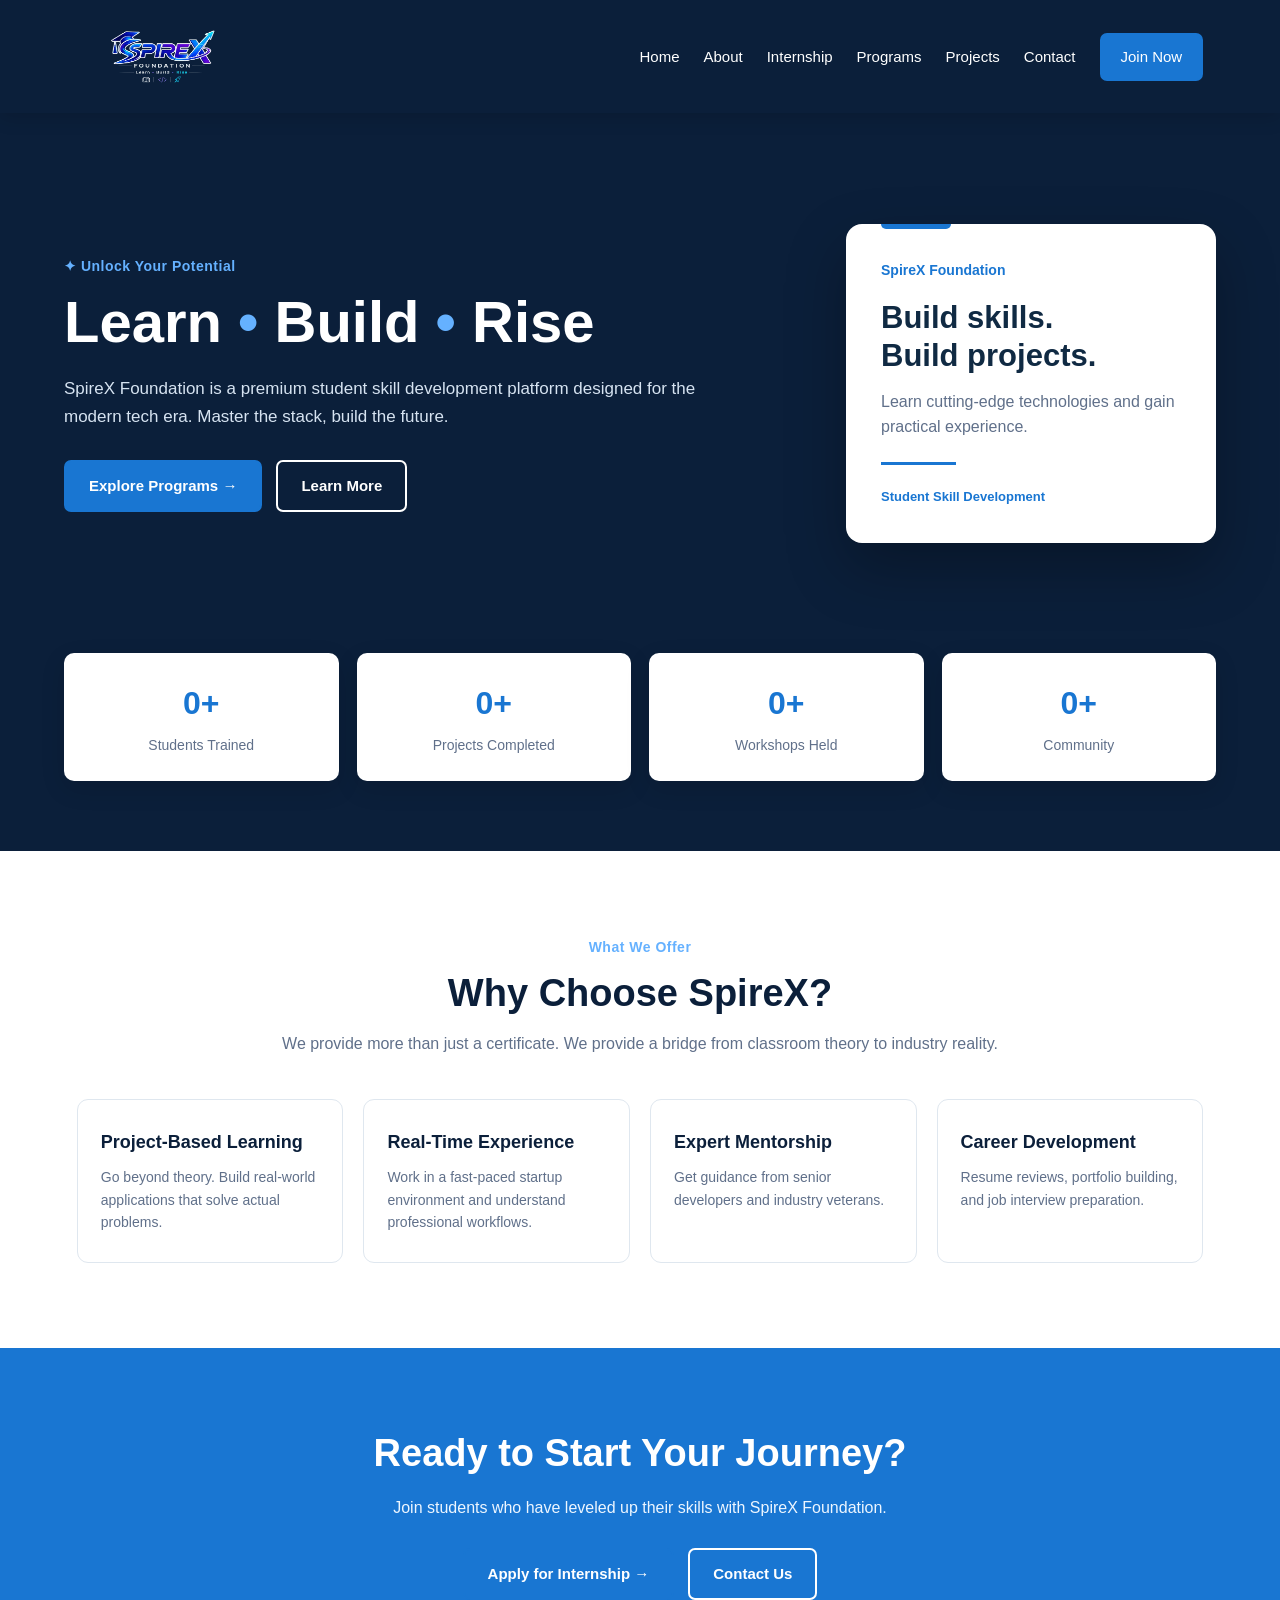
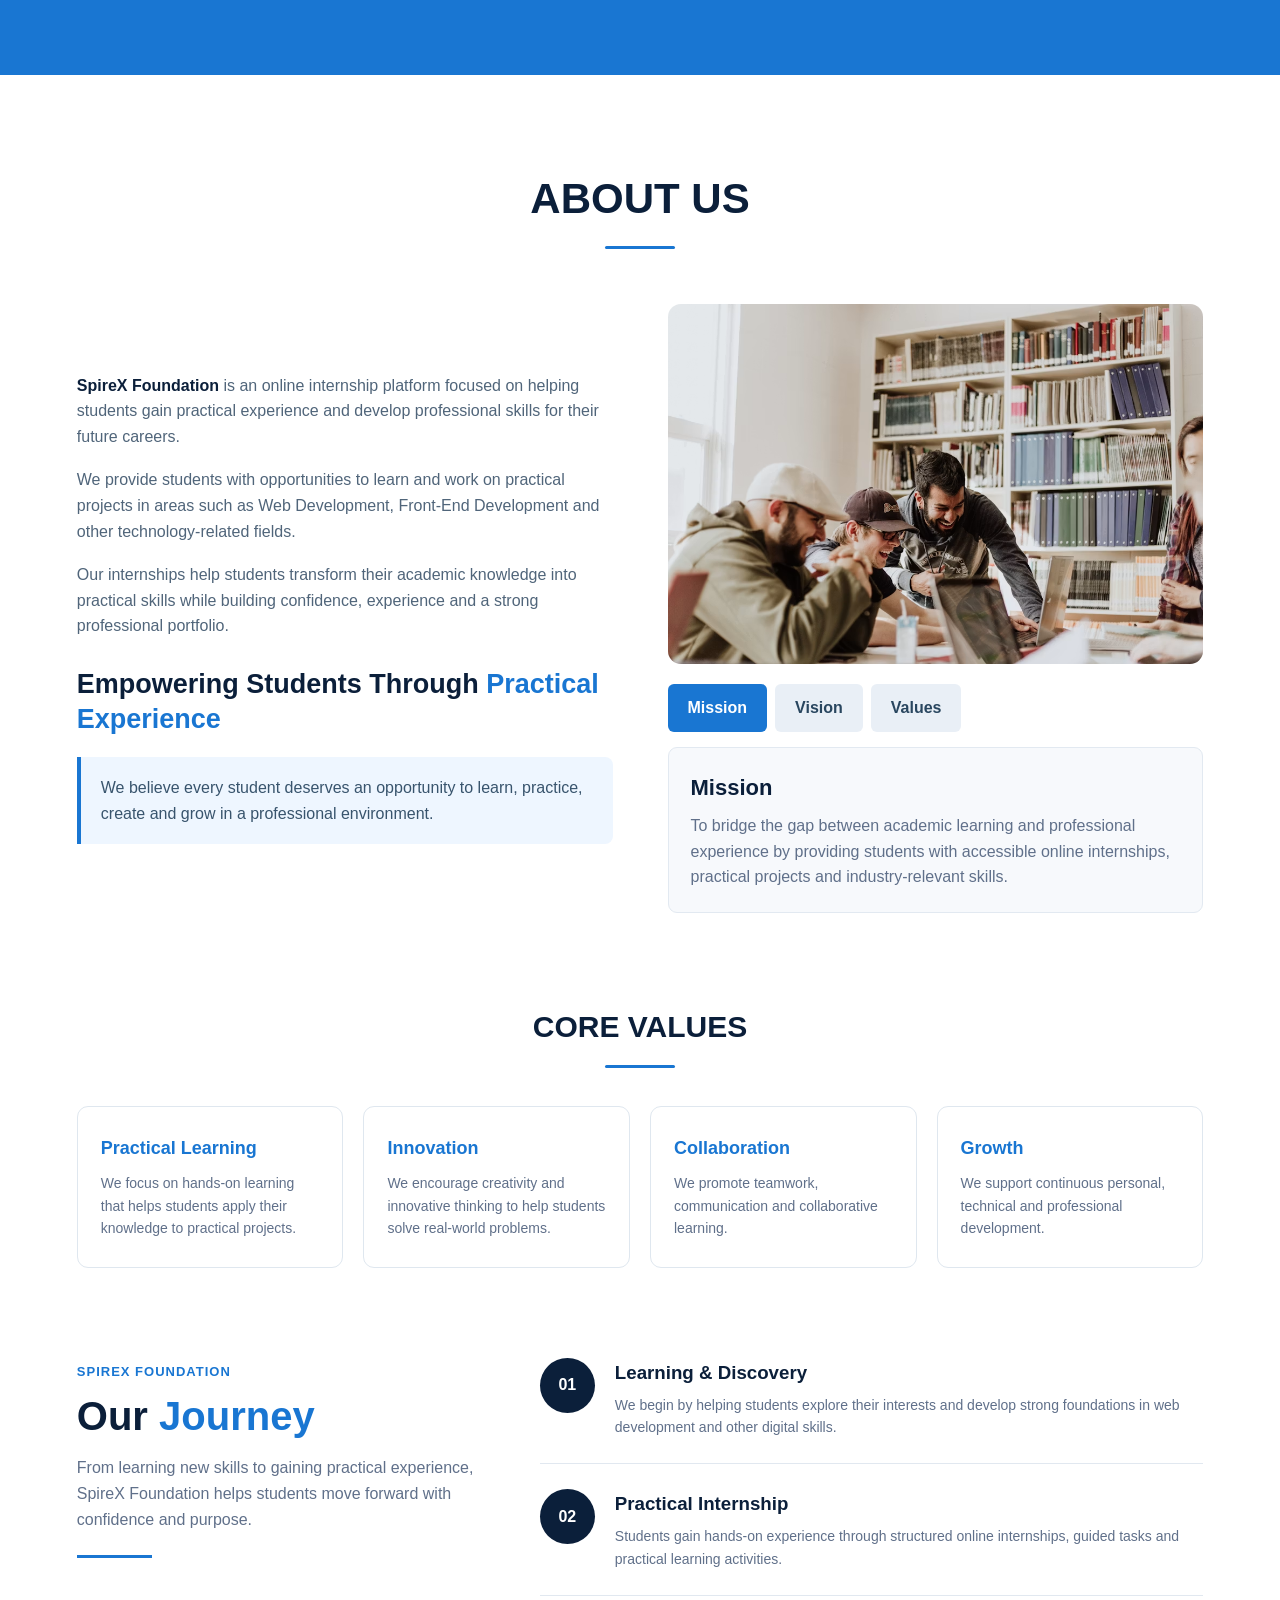
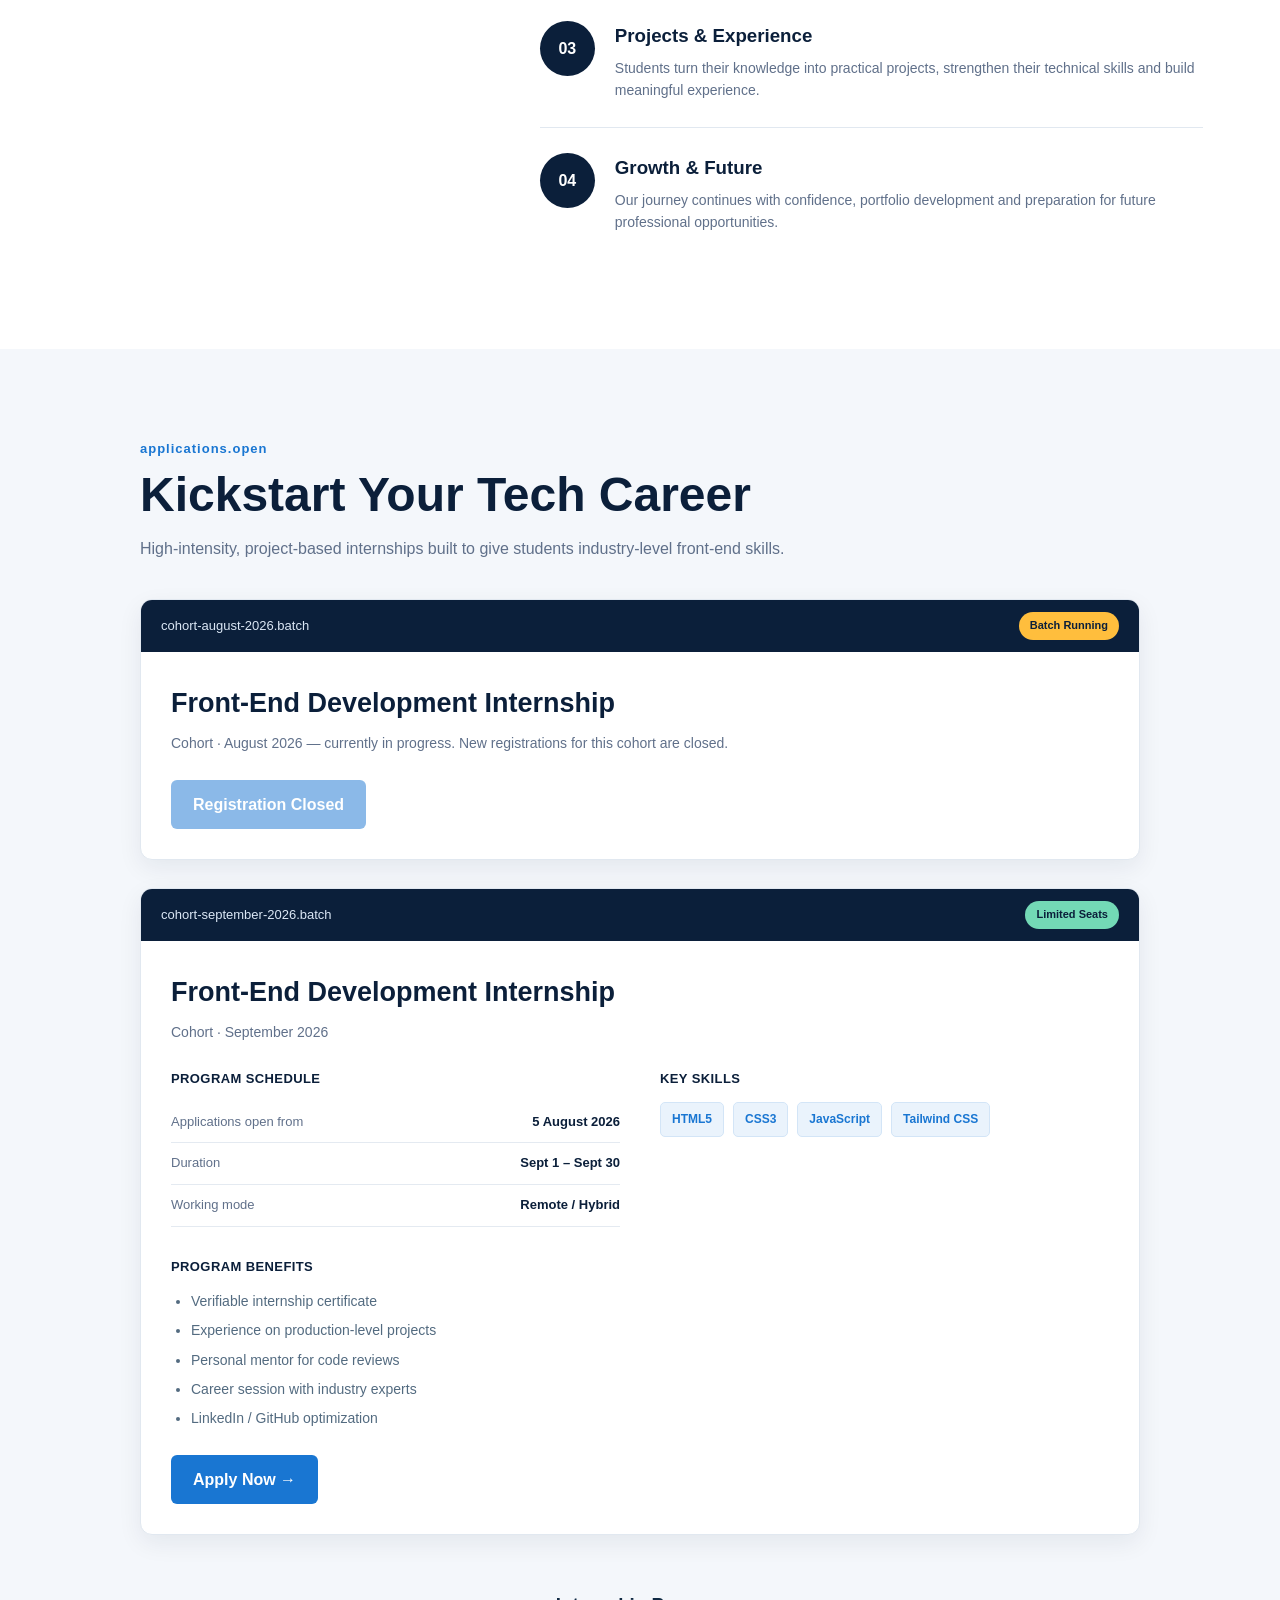
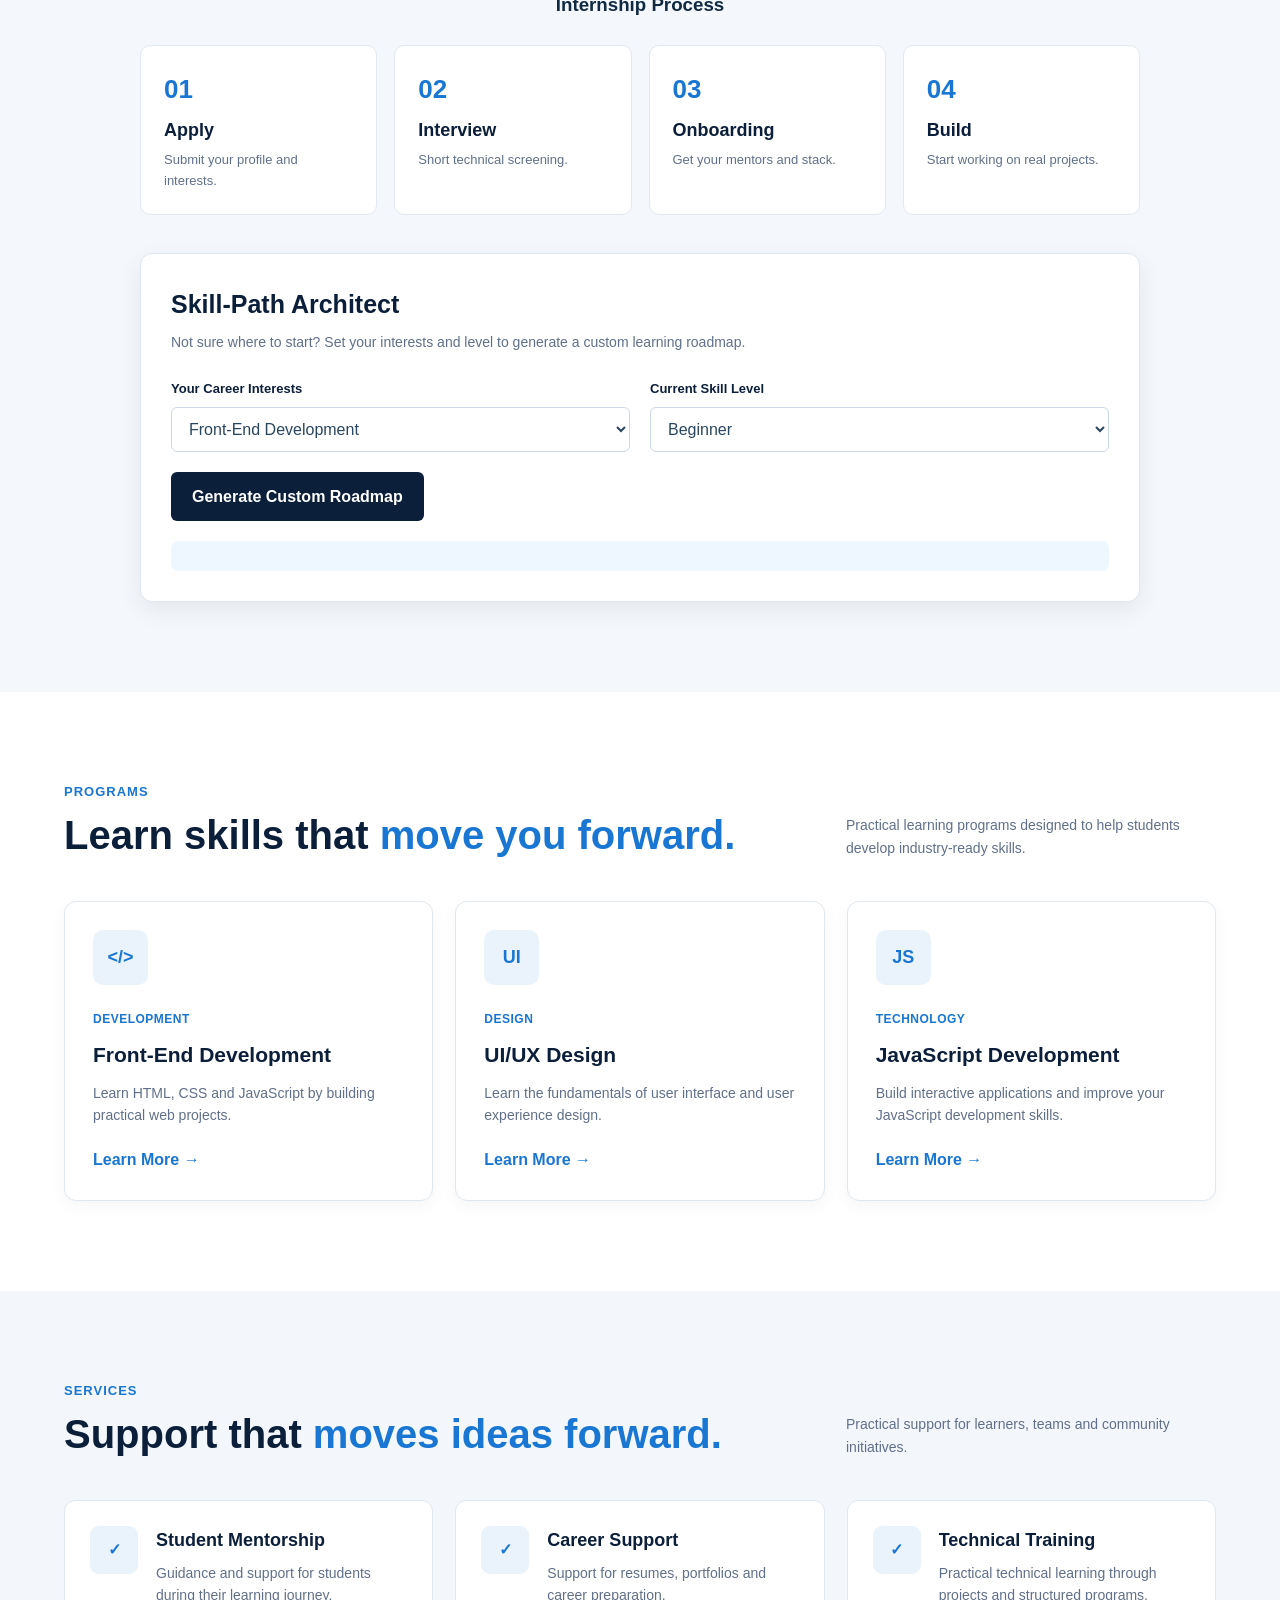
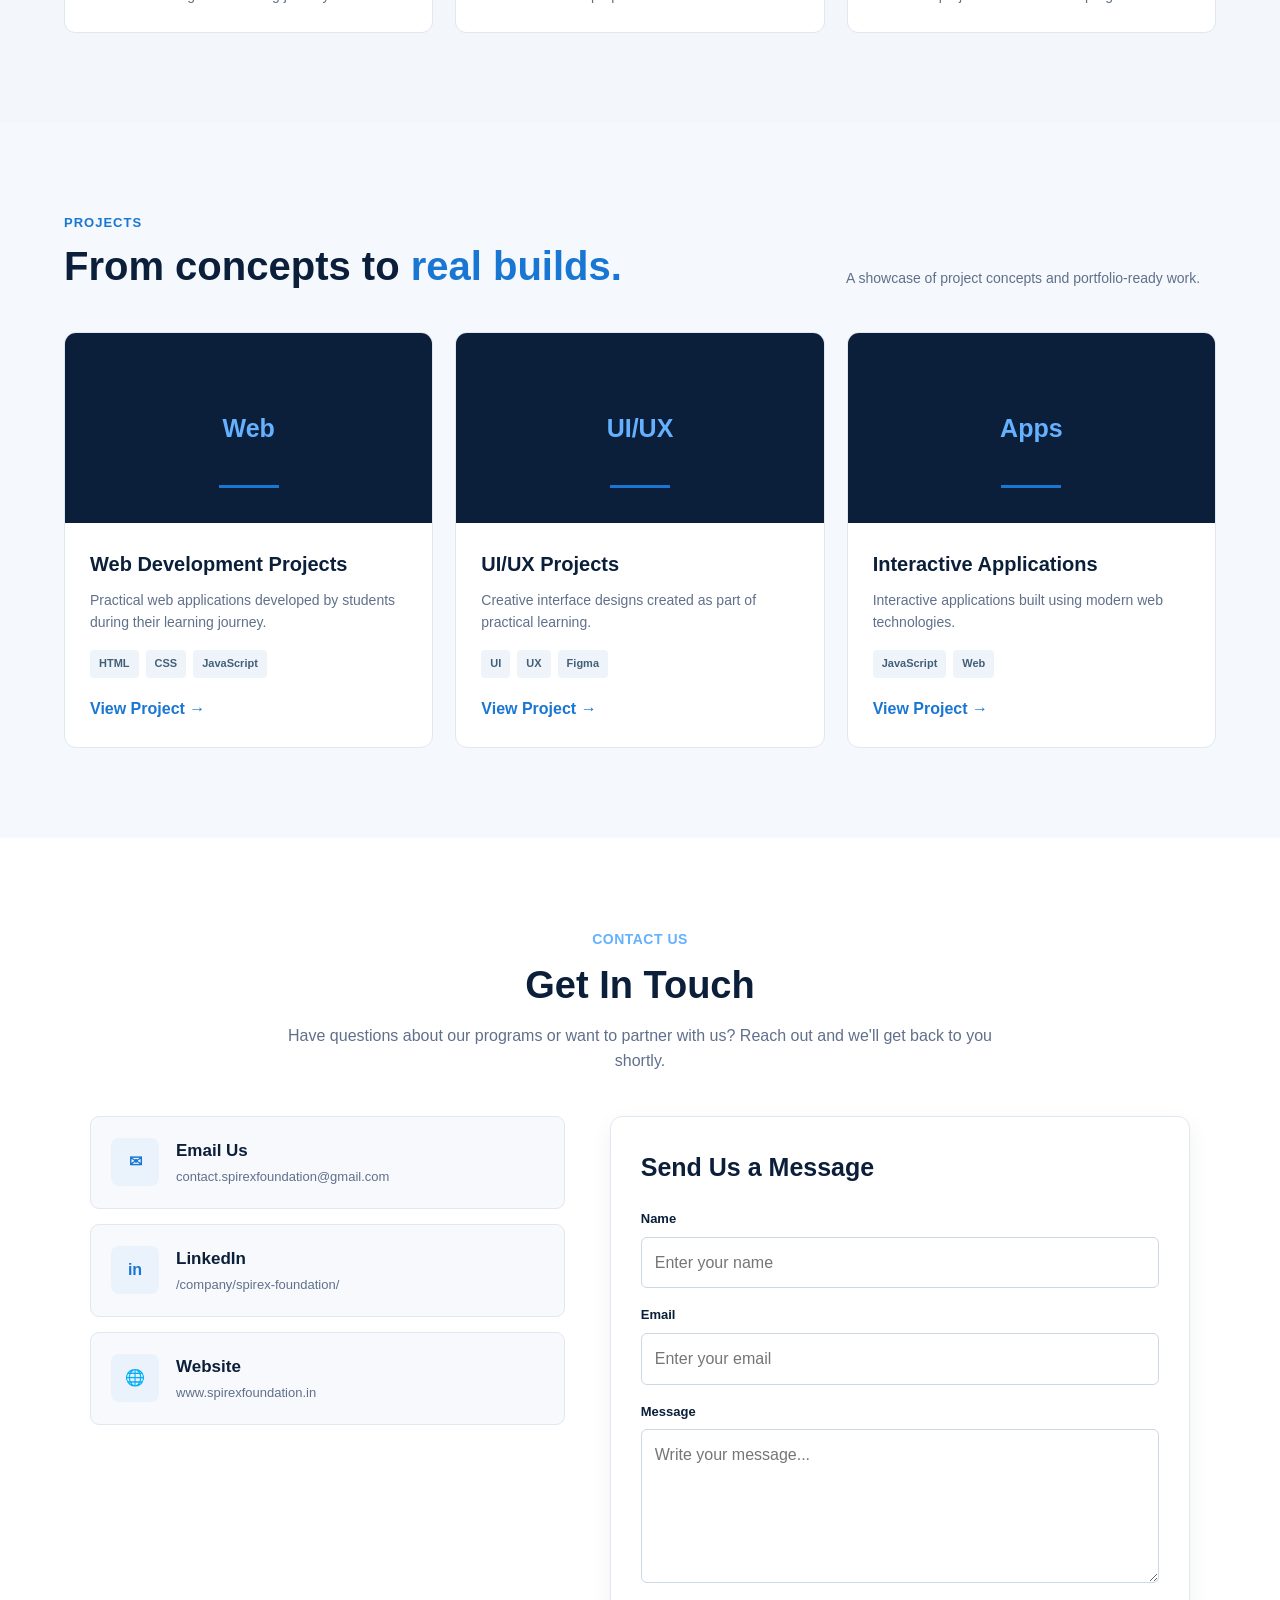
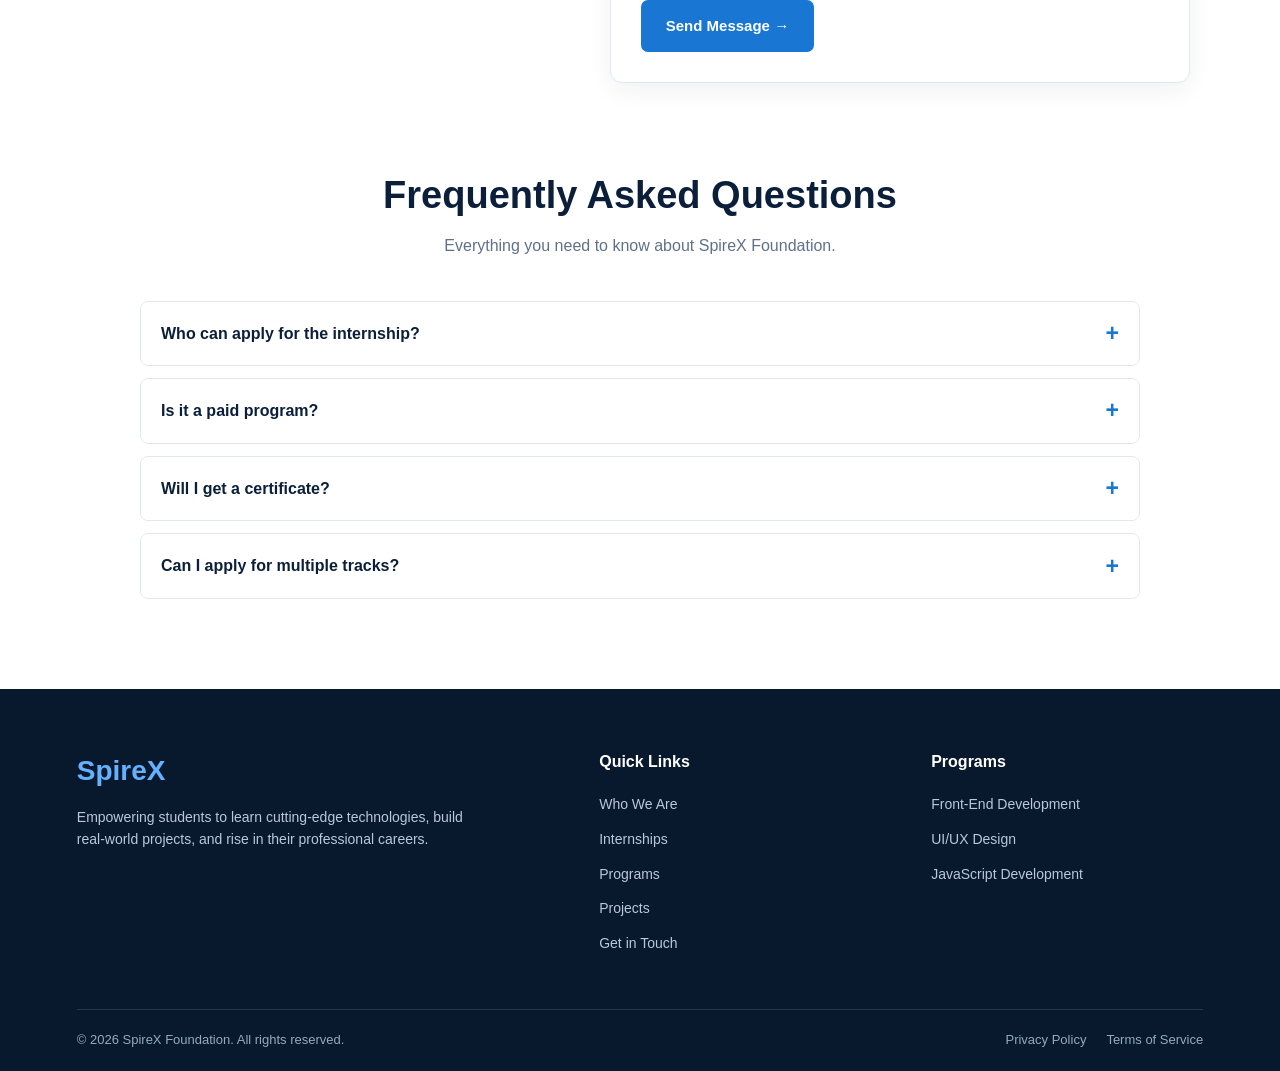
<file: index.html>
<!DOCTYPE html>
<html lang="en">
<head>
    <meta charset="UTF-8">
    <meta name="viewport" content="width=device-width, initial-scale=1.0">
    <title>SpireX Foundation</title>
    <link rel="stylesheet" href="style.css">
</head>
<body>
    <!--NAVBAR  -->
    <header class="navbar">
        <div class="logo">
            <a href="#home">
                <img src="images/logo.png" alt="SpireX Foundation Logo" class="logo-img">
            </a>
        </div>
        <button class="nav-toggle" id="navToggle" aria-label="Toggle navigation">
            <span></span>
            <span></span>
            <span></span>
        </button>
        <nav class="nav-menu" id="navMenu">
            <a href="#home">Home</a>
            <a href="#about">About</a>
            <a href="#internship">Internship</a>
            <a href="#programs">Programs</a>
            <a href="#projects">Projects</a>
            <a href="#contact">Contact</a>
            <a href="#internship" class="btn primary-btn nav-btn">Join Now</a>
        </nav>
    </header>
    <!-- HOME-->
    <section id="home" class="home-section">
        <!-- HERO -->
        <div class="hero">
            <div class="hero-content">
                <p class="hero-small">
                    ✦ Unlock Your Potential
                </p>
                <h1>
                    Learn <span>•</span> Build <span>•</span> Rise
                </h1>
                <p class="hero-text">
                    SpireX Foundation is a premium student skill
                    development platform designed for the modern
                    tech era. Master the stack, build the future.
                </p>
                <div class="hero-buttons">
                    <a href="#programs" class="btn primary-btn" >
                        Explore Programs →
                    </a>
                    <a href="#about" class="btn secondary-btn">
                        Learn More
                    </a>
                </div>
            </div>
            <div class="hero-card">
                <div class="card-top">
                    SpireX Foundation
                </div>
                <h2>
                    Build skills.<br>
                    Build projects.
                </h2>
                <p>
                    Learn cutting-edge technologies and gain
                    practical experience.
                </p>
                <div class="mini-line"></div>
                <p class="card-note">
                    Student Skill Development
                </p>
            </div>
        </div>
        <!-- STATS -->
        <div class="stats">
            <div class="stat-box">
                <h3>0+</h3>
                <p>Students Trained</p>
            </div>
            <div class="stat-box">
                <h3>0+</h3>
                <p>Projects Completed</p>
            </div>
            <div class="stat-box">
                <h3>0+</h3>
                <p>Workshops Held</p>
            </div>
            <div class="stat-box">
                <h3>0+</h3>
                <p>Community</p>
            </div>
        </div>
        <!-- WHY CHOOSE SPIREX -->
        <div class="why-section">
            <div class="section-heading">
                <p class="hero-small">
                    What We Offer
                </p>
                <h2>
                    Why Choose SpireX?
                </h2>
                <p>
                    We provide more than just a certificate.
                    We provide a bridge from classroom theory
                    to industry reality.
                </p>
            </div>
            <div class="feature-grid">
                <div class="feature-card">
                    <h3>
                        Project-Based Learning
                    </h3>
                    <p>
                        Go beyond theory. Build real-world
                        applications that solve actual problems.
                    </p>
                </div>
                <div class="feature-card">
                    <h3>
                        Real-Time Experience
                    </h3>
                    <p>
                        Work in a fast-paced startup environment
                        and understand professional workflows.
                    </p>
                </div>
                <div class="feature-card">
                    <h3>
                        Expert Mentorship
                    </h3>
                    <p>
                        Get guidance from senior developers
                        and industry veterans.
                    </p>
                </div>
                <div class="feature-card">
                    <h3>
                        Career Development
                    </h3>
                    <p>
                        Resume reviews, portfolio building,
                        and job interview preparation.
                    </p>
                </div>
            </div>
        </div>
        <!-- CTA -->
        <div class="cta-section">
            <h2>
                Ready to Start Your Journey?
            </h2>
            <p>
                Join students who have leveled up their skills
                with SpireX Foundation.
            </p>
            <div class="hero-buttons">
                <a href="#internship" class="btn primary-btn" >
                    Apply for Internship →
                </a>
                <a href="#contact" class="btn secondary-btn" >
                    Contact Us
                </a>
            </div>
        </div>
    </section>
    <!-- ================= ABOUT ================= -->
    <section id="about" class="about-page">
        <div class="about-container">
            <div class="about-title">
                <h1>
                    ABOUT US
                </h1>
                <div class="title-line"></div>
            </div>
            <div class="about-main">
                <!-- LEFT -->
                <div class="about-text">
                    <p>
                        <strong>SpireX Foundation</strong> is an
                        online internship platform focused on helping
                        students gain practical experience and develop
                        professional skills for their future careers.
                    </p>
                    <p>
                        We provide students with opportunities to learn
                        and work on practical projects in areas such as
                        Web Development, Front-End Development and other
                        technology-related fields.
                    </p>
                    <p>
                        Our internships help students transform their
                        academic knowledge into practical skills while
                        building confidence, experience and a strong
                        professional portfolio.
                    </p>
                    <h2>
                        Empowering Students Through
                        <span>Practical Experience</span>
                    </h2>
                    <div class="about-highlight">
                        <p>
                            We believe every student deserves an
                            opportunity to learn, practice, create
                            and grow in a professional environment.
                        </p>
                    </div>
                </div>
                <!-- RIGHT -->
                <div class="about-right">
                    <div class="about-image">
                        <img src="images/about.avif" alt="Students learning together" >
                    </div>
                    <!-- TABS -->
                    <div class="info-tabs">
                        <button class="tab active" data-target="mission" >
                            Mission
                        </button>
                        <button class="tab" data-target="vision" >
                            Vision
                        </button>
                        <button class="tab" data-target="values">
                            Values
                        </button>
                    </div>
                    <div class="info-content">
                        <div class="tab-content active" id="mission">
                            <h2>
                                Mission
                            </h2>
                            <p>
                                To bridge the gap between academic
                                learning and professional experience
                                by providing students with accessible
                                online internships, practical projects
                                and industry-relevant skills.
                            </p>
                        </div>
                        <div class="tab-content" id="vision">
                            <h2>
                                Vision
                            </h2>
                            <p>
                                To create a learning environment where
                                students can develop their abilities,
                                gain confidence and become skilled,
                                future-ready professionals.
                            </p>
                        </div>
                        <div class="tab-content" id="values">
                            <h2>
                                Core Values
                            </h2>
                            <p>
                                Practical learning, innovation,
                                collaboration, continuous growth and
                                creating meaningful opportunities for
                                students are at the heart of SpireX
                                Foundation.
                            </p>
                        </div>
                    </div>
                </div>
            </div>
            <!-- CORE VALUES -->
            <div class="values-section">
                <div class="values-heading">
                    <h2>
                        CORE VALUES
                    </h2>
                    <div class="title-line"></div>
                </div>
                <div class="values-grid">
                    <div class="value-card">
                        <h3>
                            Practical Learning
                        </h3>
                        <p>
                            We focus on hands-on learning that helps
                            students apply their knowledge to practical
                            projects.
                        </p>
                    </div>
                    <div class="value-card">
                        <h3>
                            Innovation
                        </h3>
                        <p>
                            We encourage creativity and innovative
                            thinking to help students solve
                            real-world problems.
                        </p>
                    </div>
                    <div class="value-card">
                        <h3>
                            Collaboration
                        </h3>
                        <p>
                            We promote teamwork, communication and
                            collaborative learning.
                        </p>
                    </div>
                    <div class="value-card">
                        <h3>
                            Growth
                        </h3>
                        <p>
                            We support continuous personal,
                            technical and professional development.
                        </p>
                    </div>
                </div>
            </div>
            <!-- JOURNEY -->
            <div class="journey-section">
                <div class="journey-wrapper">
                    <div class="journey-intro">
                        <span class="journey-label">
                            SPIREX FOUNDATION
                        </span>
                        <h2>
                            Our <span>Journey</span>
                        </h2>
                        <p>
                            From learning new skills to gaining
                            practical experience, SpireX Foundation
                            helps students move forward with
                            confidence and purpose.
                        </p>
                        <div class="journey-line"></div>
                    </div>
                    <div class="journey-content">
                        <div class="journey-item">
                            <div class="journey-number">
                                01
                            </div>
                            <div class="journey-text">
                                <h3>
                                    Learning & Discovery
                                </h3>
                                <p>
                                    We begin by helping students explore
                                    their interests and develop strong
                                    foundations in web development and
                                    other digital skills.
                                </p>
                            </div>
                        </div>
                        <div class="journey-item">
                            <div class="journey-number">
                                02
                            </div>
                            <div class="journey-text">
                                <h3>
                                    Practical Internship
                                </h3>
                                <p>
                                    Students gain hands-on experience
                                    through structured online internships,
                                    guided tasks and practical learning
                                    activities.
                                </p>
                            </div>
                        </div>
                        <div class="journey-item">
                            <div class="journey-number"> 03</div>
                            <div class="journey-text">
                                <h3>
                                    Projects & Experience
                                </h3>
                                <p>
                                    Students turn their knowledge into
                                    practical projects, strengthen their
                                    technical skills and build meaningful
                                    experience.
                                </p>
                            </div>
                        </div>
                        <div class="journey-item">
                            <div class="journey-number">
                                04
                            </div>
                            <div class="journey-text">
                                <h3>
                                    Growth & Future
                                </h3>
                                <p>
                                    Our journey continues with confidence,
                                    portfolio development and preparation
                                    for future professional opportunities.
                                </p>
                            </div>
                        </div>
                    </div>
                </div>
            </div>
        </div>
    </section>
    <!-- ================= INTERNSHIP ================= -->
    <section id="internship" class="internship-section">
        <div class="wrap">
            <div class="eyebrow">
                applications.open
            </div>
            <h1 class="page-title">
                Kickstart Your Tech Career
            </h1>
            <p class="page-sub">
                High-intensity, project-based internships built to
                give students industry-level front-end skills.
            </p>
            <!-- AUGUST -->
            <div class="cohort-card">
                <div class="tab-bar">
                    <span class="tab-file">
                        cohort-august-2026.batch
                    </span>
                    <span class="status-pill">
                        Batch Running
                    </span>
                </div>
                <div class="cohort-body">
                    <h2 class="cohort-title">
                        Front-End Development Internship
                    </h2>
                    <p class="cohort-meta">
                        Cohort · August 2026 — currently in progress.
                        New registrations for this cohort are closed.
                    </p>
                    <button
                        class="apply-btn"
                        disabled
                    >
                        Registration Closed
                    </button>
                </div>
            </div>
            <!-- SEPTEMBER -->
            <div class="cohort-card">
                <div class="tab-bar">
                    <span class="tab-file">
                        cohort-september-2026.batch
                    </span>
                    <span class="status-pill mint">
                        Limited Seats
                    </span>
                </div>
                <div class="cohort-body">
                    <h2 class="cohort-title">
                        Front-End Development Internship
                    </h2>
                    <p class="cohort-meta">
                        Cohort · September 2026
                    </p>
                    <div class="grid-2">
                        <div>
                            <div class="block-label">
                                Program Schedule
                            </div>
                            <ul class="kv-list">
                                <li>
                                    <span class="k">
                                        Applications open from
                                    </span>
                                    <span class="v">
                                        5 August 2026
                                    </span>
                                </li>
                                <li>
                                    <span class="k">
                                        Duration
                                    </span>
                                    <span class="v">
                                        Sept 1 – Sept 30
                                    </span>
                                </li>
                                <li>
                                    <span class="k">
                                        Working mode
                                    </span>
                                    <span class="v">
                                        Remote / Hybrid
                                    </span>
                                </li>
                            </ul>
                        </div>
                        <div>
                            <div class="block-label">
                                Key Skills
                            </div>
                            <div class="skill-tags">
                                <span>HTML5</span>
                                <span>CSS3</span>
                                <span>JavaScript</span>
                                <span>Tailwind CSS</span>
                            </div>
                        </div>
                    </div>
                    <div class="block-label">
                        Program Benefits
                    </div>
                    <ul class="benefits">
                        <li>
                            Verifiable internship certificate
                        </li>
                        <li>
                            Experience on production-level projects
                        </li>
                        <li>
                            Personal mentor for code reviews
                        </li>
                        <li>
                            Career session with industry experts
                        </li>
                        <li>
                            LinkedIn / GitHub optimization
                        </li>
                    </ul>
                    <a
                        class="apply-btn"
                        href="https://docs.google.com/forms/d/e/1FAIpQLScZku3Xud85baBkie1cdNfyG3kLQzEE1nSwcOOIdwsntfxiDA/viewform?usp=preview"
                        target="_blank"
                        rel="noopener"
                    >
                        Apply Now →
                    </a>
                </div>
            </div>
            <!-- INTERNSHIP PROCESS -->
            <h3 class="section-heading">
                Internship Process
            </h3>
            <div class="process">
                <div class="step">
                    <div class="step-index">
                        01
                    </div>
                    <div class="step-title">
                        Apply
                    </div>
                    <p class="step-desc">
                        Submit your profile and interests.
                    </p>
                </div>
                <div class="step">
                    <div class="step-index">
                        02
                    </div>
                    <div class="step-title">
                        Interview
                    </div>
                    <p class="step-desc">
                        Short technical screening.
                    </p>
                </div>
                <div class="step">
                    <div class="step-index">
                        03
                    </div>
                    <div class="step-title">
                        Onboarding
                    </div>
                    <p class="step-desc">
                        Get your mentors and stack.
                    </p>
                </div>
                <div class="step">
                    <div class="step-index">
                        04
                    </div>
                    <div class="step-title">
                        Build
                    </div>
                    <p class="step-desc">
                        Start working on real projects.
                    </p>
                </div>
            </div>
            <!-- ROADMAP -->
            <div class="roadmap-card">
                <div class="roadmap-title">
                    Skill-Path Architect
                </div>
                <p class="roadmap-sub">
                    Not sure where to start? Set your interests
                    and level to generate a custom learning roadmap.
                </p>
                <div class="roadmap-form">
                    <div class="field">
                        <label for="interest">
                            Your Career Interests
                        </label>
                        <select id="interest">
                            <option>
                                Front-End Development
                            </option>
                            <option>
                                UI/UX Design
                            </option>
                            <option>
                                Full-Stack Development
                            </option>
                        </select>
                    </div>
                    <div class="field">
                        <label for="level">
                            Current Skill Level
                        </label>
                        <select id="level">
                            <option>
                                Beginner
                            </option>
                            <option>
                                Intermediate
                            </option>
                            <option>
                                Advanced
                            </option>
                        </select>
                    </div>
                </div>
                <button
                    class="generate-btn"
                    onclick="generateRoadmap()"
                >
                    Generate Custom Roadmap
                </button>
                <div
                    class="roadmap-output"
                    id="roadmapOutput"
                ></div>
            </div>
        </div>
    </section>
    <!-- ================= PROGRAMS ================= -->
    <section id="programs" class="programs-section">
        <div class="m5-container">
            <div class="m5-section-head">
                <div>
                    <div class="m5-section-kicker">
                        Programs
                    </div>
                    <h2>
                        Learn skills that
                        <span>move you forward.</span>
                    </h2>
                </div>
                <p>
                    Practical learning programs designed to help
                    students develop industry-ready skills.
                </p>
            </div>
            <div class="m5-program-grid">
                <article class="m5-program-card">
                    <div class="program-icon">
                        &lt;/&gt;
                    </div>
                    <span>
                        Development
                    </span>
                    <h3>
                        Front-End Development
                    </h3>
                    <p>
                        Learn HTML, CSS and JavaScript by building
                        practical web projects.
                    </p>
                    <button type="button">
                        Learn More →
                    </button>
                </article>
                <article class="m5-program-card">
                    <div class="program-icon">
                        UI
                    </div>
                    <span>
                        Design
                    </span>
                    <h3>
                        UI/UX Design
                    </h3>
                    <p>
                        Learn the fundamentals of user interface
                        and user experience design.
                    </p>
                    <button type="button">
                        Learn More →
                    </button>
                </article>
                <article class="m5-program-card">
                    <div class="program-icon">
                        JS
                    </div>
                    <span>
                        Technology
                    </span>
                    <h3>
                        JavaScript Development
                    </h3>
                    <p>
                        Build interactive applications and improve
                        your JavaScript development skills.
                    </p>
                    <button type="button">
                        Learn More →
                    </button>
                </article>
            </div>
        </div>
    </section>
    <!-- ================= SERVICES ================= -->
    <section id="services" class="m5-section m5-tinted">
        <div class="m5-container">
            <div class="m5-section-head">
                <div>
                    <div class="m5-section-kicker">
                        Services
                    </div>
                    <h2>
                        Support that
                        <span>moves ideas forward.</span>
                    </h2>
                </div>
                <p>
                    Practical support for learners, teams and
                    community initiatives.
                </p>
            </div>
            <div class="m5-service-grid">
                <article class="m5-service-card">
                    <div class="m5-service-icon">
                        ✓
                    </div>
                    <div>
                        <h3>
                            Student Mentorship
                        </h3>
                        <p>
                            Guidance and support for students
                            during their learning journey.
                        </p>
                    </div>
                </article>
                <article class="m5-service-card">
                    <div class="m5-service-icon">
                        ✓
                    </div>
                    <div>
                        <h3>
                            Career Support
                        </h3>
                        <p>
                            Support for resumes, portfolios
                            and career preparation.
                        </p>
                    </div>
                </article>
                <article class="m5-service-card">
                    <div class="m5-service-icon">
                        ✓
                    </div>
                    <div>
                        <h3>
                            Technical Training
                        </h3>
                        <p>
                            Practical technical learning through
                            projects and structured programs.
                        </p>
                    </div>
                </article>
            </div>
        </div>
    </section>
    <!-- ================= PROJECTS ================= -->
    <section id="projects" class="m5-section">
        <div class="m5-container">
            <div class="m5-section-head">
                <div>
                    <div class="m5-section-kicker">
                        Projects
                    </div>
                    <h2>
                        From concepts to
                        <span>real builds.</span>
                    </h2>
                </div>
                <p>
                    A showcase of project concepts and
                    portfolio-ready work.
                </p>
            </div>
            <div class="m5-project-grid">
                <article class="m5-project-card">
                    <div class="m5-project-visual">
                        Web
                    </div>
                    <div class="m5-project-body">
                        <h3>
                            Web Development Projects
                        </h3>
                        <p>
                            Practical web applications developed
                            by students during their learning journey.
                        </p>
                        <div class="m5-tags">
                            <span>HTML</span>
                            <span>CSS</span>
                            <span>JavaScript</span>
                        </div>
                        <button type="button">
                            View Project →
                        </button>
                    </div>
                </article>
                <article class="m5-project-card">
                    <div class="m5-project-visual">
                        UI/UX
                    </div>
                    <div class="m5-project-body">
                        <h3>
                            UI/UX Projects
                        </h3>
                        <p>
                            Creative interface designs created
                            as part of practical learning.
                        </p>
                        <div class="m5-tags">
                            <span>UI</span>
                            <span>UX</span>
                            <span>Figma</span>
                        </div>
                        <button type="button">
                            View Project →
                        </button>
                    </div>
                </article>
                <article class="m5-project-card">
                    <div class="m5-project-visual">
                        Apps
                    </div>
                    <div class="m5-project-body">
                        <h3>
                            Interactive Applications
                        </h3>
                        <p>
                            Interactive applications built using
                            modern web technologies.
                        </p>
                        <div class="m5-tags">
                            <span>JavaScript</span>
                            <span>Web</span>
                        </div>
                        <button type="button">
                            View Project →
                        </button>
                    </div>
                </article>
            </div>
        </div>
    </section>
    <!-- ================= CONTACT ================= -->
    <section id="contact" class="contact-section">
        <div class="section-heading">
            <p class="hero-small">
                CONTACT US
            </p>
            <h2>
                Get In Touch
            </h2>
            <p>
                Have questions about our programs or want to
                partner with us? Reach out and we'll get back
                to you shortly.
            </p>
        </div>
        <div class="contact-container">
            <!-- CONTACT INFORMATION -->
            <div class="contact-info">
                <div class="contact-card">
                    <div class="contact-icon">
                        ✉
                    </div>
                    <div>
                        <h3>
                            Email Us
                        </h3>
                        <p>
                            contact.spirexfoundation@gmail.com
                        </p>
                    </div>
                </div>
                <div class="contact-card">
                    <div class="contact-icon">
                        in
                    </div>
                    <div>
                        <h3>
                            LinkedIn
                        </h3>
                        <p>
                            /company/spirex-foundation/
                        </p>
                    </div>
                </div>
                <div class="contact-card">
                    <div class="contact-icon">
                        🌐
                    </div>
                    <div>
                        <h3>
                            Website
                        </h3>
                        <p>
                            www.spirexfoundation.in
                        </p>
                    </div>
                </div>
            </div>
            <!-- CONTACT FORM -->
            <div class="contact-form">
                <h2>
                    Send Us a Message
                </h2>
                <form id="contactForm">
                    <label for="name">
                        Name
                    </label>
                    <input
                        type="text"
                        id="name"
                        placeholder="Enter your name"
                        required
                    >
                    <label for="email">
                        Email
                    </label>
                    <input
                        type="email"
                        id="email"
                        placeholder="Enter your email"
                        required
                    >
                    <label for="message">
                        Message
                    </label>
                    <textarea
                        id="message"
                        rows="5"
                        placeholder="Write your message..."
                        required
                    ></textarea>
                    <button
                        type="submit"
                        class="btn primary-btn"
                    >
                        Send Message →
                    </button>
                </form>
            </div>
        </div>
        <!-- ================= FAQ ================= -->
        <div class="faq">
            <div class="section-heading">
                <h2>
                    Frequently Asked Questions
                </h2>
                <p>
                    Everything you need to know about
                    SpireX Foundation.
                </p>
            </div>
            <div class="faq-list">
                <div class="faq-item">
                    <button class="faq-question">
                        Who can apply for the internship?
                        <span>+</span>
                    </button>
                    <p class="faq-answer">
                        Students and learners who are interested
                        in developing their technical and
                        professional skills can apply.
                    </p>
                </div>
                <div class="faq-item">
                    <button class="faq-question">
                        Is it a paid program?
                        <span>+</span>
                    </button>
                    <p class="faq-answer">
                        Please check the current internship
                        information for details about the program.
                    </p>
                </div>
                <div class="faq-item">
                    <button class="faq-question">
                        Will I get a certificate?
                        <span>+</span>
                    </button>
                    <p class="faq-answer">
                        Certificate information depends on the
                        internship program and successful completion
                        of its requirements.
                    </p>
                </div>
                <div class="faq-item">
                    <button class="faq-question">
                        Can I apply for multiple tracks?
                        <span>+</span>
                    </button>
                    <p class="faq-answer">
                        Track availability and application rules
                        may vary depending on the current program.
                    </p>
                </div>
            </div>
        </div>
    </section>
    <!-- ================= FOOTER ================= -->
    <footer>
        <div class="footer-container">
            <div class="footer-col footer-about">
                <h3 class="footer-logo">
                    SpireX
                </h3>
                <p>
                    Empowering students to learn cutting-edge
                    technologies, build real-world projects,
                    and rise in their professional careers.
                </p>
            </div>
            <div class="footer-col">
                <h4>Quick Links </h4>
                <ul>
                    <li>
                        <a href="#about"> Who We Are</a>
                    </li>
                    <li>
                        <a href="#internship"> Internships </a>
                    </li>
                    <li>
                        <a href="#programs">  Programs</a>
                    </li>
                    <li>
                        <a href="#projects">  Projects</a>
                    </li>
                    <li>
                        <a href="#contact">  Get in Touch</a>
                    </li>
                </ul>
            </div>
            <div class="footer-col">
                <h4>
                    Programs
                </h4>
                <ul>
                    <li>
                        <a href="#programs"> Front-End Development</a>
                    </li>
                    <li>
                        <a href="#programs">  UI/UX Design</a>
                    </li>
                    <li>
                        <a href="#programs">  JavaScript Development   </a>
                    </li>
                </ul>
            </div>
        </div>
        <div class="footer-bottom">
            <p>
                © 2026 SpireX Foundation.
                All rights reserved.
            </p>
            <div class="footer-legal">
                <a href="#">
                    Privacy Policy
                </a>
                <a href="#">
                    Terms of Service
                </a>
            </div>
        </div>
    </footer>
    <script src="script.js"></script>
</body>
</html>
</file>
<file: style.css>
* {
    margin: 0;
    padding: 0;
    box-sizing: border-box;
}
html {
    scroll-behavior: smooth;
    scroll-padding-top: 85px;
}
body {
    font-family: Arial, Helvetica, sans-serif;
    background: #f5f8fc;
    color: #102a43;
    line-height: 1.6;
}
img {
    max-width: 100%;
    display: block;
}
button,
input,
textarea,
select {
    font: inherit;
}
button {
    cursor: pointer;
}
a {
    text-decoration: none;
}
section {
    width: 100%;
}
/*COMMON CONTAINER */
.m5-container {
    width: min(1180px, 90%);
    margin: 0 auto;
}
/* NAVBAR */
.navbar {
    width: 100%;
    min-height: 78px;
    background: #0b1f3a;
    display: flex;
    align-items: center;
    justify-content: space-between;
    padding: 0 6%;
    position: sticky;
    top: 0;
    z-index: 9999;
    box-shadow: 0 4px 18px rgba(0, 0, 0, 0.15);
}
.logo {
    display: flex;
    align-items: center;
}
.logo a {
    display: flex;
    align-items: center;
}
.logo-img {
    width: 170px;
    height: auto;
}
.nav-menu {
    display: flex;
    align-items: center;
    gap: 24px;
}
.nav-menu a {
    color: #ffffff;
    font-size: 15px;
    font-weight: 500;
    transition: 0.25s ease;
}
.nav-menu a:hover {
    color: #65b1ff;
}
.nav-btn {
    padding: 10px 19px !important;
}
/*  MOBILE NAVIGATION */
.nav-toggle {
    display: none;
    background: transparent;
    border: 0;
    padding: 5px;
}
.nav-toggle span {
    display: block;
    width: 27px;
    height: 3px;
    background: #ffffff;
    margin: 5px 0;
    border-radius: 5px;
}
/* BUTTONS */
.btn {
    display: inline-flex;
    align-items: center;
    justify-content: center;
    padding: 12px 23px;
    border-radius: 7px;
    font-size: 15px;
    font-weight: 700;
    transition: background 0.25s ease, color 0.25s ease,  transform 0.25s ease, box-shadow 0.25s ease;
}
.btn:hover {
    transform: translateY(-2px);
}
.primary-btn {
    background: #1976d2;
    color: #ffffff;
    border: 2px solid #1976d2;
}
.primary-btn:hover {
    background: #0d5cad;
    border-color: #0d5cad;
    box-shadow: 0 8px 20px rgba(25, 118, 210, 0.25);
}
.secondary-btn {
    color: #ffffff;
    border: 2px solid #ffffff;
    background: transparent;
}
.secondary-btn:hover {
    background: #ffffff;
    color: #0b1f3a;
}
/*HOME */
.home-section {
    background: #0b1f3a;
    color: #ffffff;
}
.hero {
    min-height: 540px;
    width: min(1180px, 90%);
    margin: 0 auto;
    display: flex;
    align-items: center;
    justify-content: space-between;
    gap: 70px;
    padding: 90px 0;
}
.hero-content {
    flex: 1;
}
.hero-small {
    color: #65b1ff;
    font-size: 14px;
    font-weight: 700;
    letter-spacing: 0.5px;
    margin-bottom: 13px;
}
.hero-content h1 {
    font-size: clamp(40px, 5vw, 58px);
    line-height: 1.12;
    margin-bottom: 20px;
    color: #ffffff;
}
.hero-content h1 span {
    color: #65b1ff;
}
.hero-text {
    max-width: 650px;
    color: #d6e3f1;
    font-size: 17px;
    margin-bottom: 30px;
}
.hero-buttons {
    display: flex;
    align-items: center;
    gap: 14px;
    flex-wrap: wrap;
}
/*HERO CARD */
.hero-card {
    width: 370px;
    flex-shrink: 0;
    background: #ffffff;
    color: #102a43;
    padding: 35px;
    border-radius: 16px;
    box-shadow:  0 25px 60px rgba(0, 0, 0, 0.28);
    position: relative;
}
.hero-card::before {
    content: "";
    position: absolute;
    width: 70px;
    height: 5px;
    top: 0;
    left: 35px;
    background: #1976d2;
    border-radius: 0 0 5px 5px;
}
.card-top {
    color: #1976d2;
    font-weight: 700;
    font-size: 14px;
    margin-bottom: 18px;
}
.hero-card h2 {
    font-size: 31px;
    line-height: 1.2;
    margin-bottom: 15px;
}
.hero-card p {
    color: #60708a;
}
.mini-line {
    width: 75px;
    height: 3px;
    background: #1976d2;
    margin: 22px 0;
}
.card-note {
    font-size: 13px;
    font-weight: 700;
    color: #1976d2 !important;
}
/* HOME STATS */
.stats {
    width: min(1180px, 90%);
    margin: 0 auto;
    display: grid;
    grid-template-columns: repeat(4, 1fr);
    gap: 18px;
    padding-bottom: 70px;
}
.stat-box {
    background: #ffffff;
    color: #102a43;
    padding: 25px 15px;
    border-radius: 10px;
    text-align: center;
    box-shadow: 0 8px 25px rgba(0, 0, 0, 0.12);
}
.stat-box h3 {
    color: #1976d2;
    font-size: 32px;
    margin-bottom: 4px;
}
.stat-box p {
    color: #60708a;
    font-size: 14px;
}
/*WHY SPIREX */
.why-section {
    background: #ffffff;
    color: #102a43;
    padding: 85px 6%;
}
.section-heading {
    text-align: center;
    margin-bottom: 42px;
}
.section-heading h2 {
    color: #0b1f3a;
    font-size: clamp(28px, 4vw, 38px);
    line-height: 1.2;
    margin: 8px 0 14px;
}
.section-heading > p:last-child {
    max-width: 720px;
    margin: 0 auto;
    color: #60708a;
}
.feature-grid {
    width: min(1180px, 100%);
    margin: 0 auto;
    display: grid;
    grid-template-columns: repeat(4, 1fr);
    gap: 20px;
}
.feature-card {
    background: #ffffff;
    border: 1px solid #dfe7ef;
    padding: 28px 23px;
    border-radius: 11px;
    transition: 0.25s ease;
}
.feature-card:hover {
    transform: translateY(-5px);
    border-color: #1976d2;
    box-shadow: 0 12px 30px rgba(11, 31, 58, 0.09);
}
.feature-card h3 {
    color: #0b1f3a;
    font-size: 18px;
    margin-bottom: 10px;
}
.feature-card p {
    color: #60708a;
    font-size: 14px;
}
/* HOME CTA*/
.cta-section {
    background: #1976d2;
    color: #ffffff;
    text-align: center;
    padding: 75px 20px;
}
.cta-section h2 {
    font-size: clamp(28px, 4vw, 38px);
    margin-bottom: 12px;
}
.cta-section p {
    max-width: 700px;
    margin: 0 auto 27px;
    color: #edf6ff;
}
.cta-section .hero-buttons {
    justify-content: center;
}
/*ABOUT */
.about-page {
    background: #ffffff;
    padding: 90px 6%;
}
.about-container {
    width: min(1180px, 100%);
    margin: 0 auto;
}
.about-title {
    text-align: center;
    margin-bottom: 55px;
}
.about-title h1 {
    color: #0b1f3a;
    font-size: clamp(30px, 4vw, 42px);
}
.title-line {
    width: 70px;
    height: 3px;
    background: #1976d2;
    margin: 14px auto 0;
    border-radius: 5px;
}
.about-main {
    display: grid;
    grid-template-columns: 1fr 1fr;
    gap: 55px;
    align-items: center;
}
.about-text p {
    color: #50657a;
    margin-bottom: 18px;
}
.about-text strong {
    color: #0b1f3a;
}
.about-text h2 {
    color: #0b1f3a;
    font-size: 27px;
    line-height: 1.3;
    margin: 28px 0 18px;
}
.about-text h2 span {
    color: #1976d2;
}
.about-highlight {
    background: #eef6ff;
    border-left: 4px solid #1976d2;
    padding: 18px 20px;
    border-radius: 0 8px 8px 0;
    margin-top: 20px;
}
.about-highlight p {
    margin: 0;
    color: #38546d;
}
/*ABOUT IMAGE */
.about-image {
    overflow: hidden;
    border-radius: 13px;
}
.about-image img {
    width: 100%;
    height: 360px;
    object-fit: cover;
    transition: transform 0.5s ease;
}
.about-image:hover img {
    transform: scale(1.03);
}
/* ABOUT TABS */
.info-tabs {
    display: flex;
    gap: 8px;
    margin-top: 20px;
}
.tab {
    border: 0;
    padding: 11px 20px;
    background: #e9eff6;
    color: #29465f;
    border-radius: 6px;
    font-weight: 700;
    transition: 0.25s ease;
}
.tab:hover {
    background: #dce8f5;
}
.tab.active {
    background: #1976d2;
    color: #ffffff;
}
.info-content {
    min-height: 155px;
}
.tab-content {
    display: none;
    background: #f7f9fc;
    padding: 22px;
    margin-top: 15px;
    border-radius: 9px;
    border: 1px solid #e2e9f1;
}
.tab-content.active {
    display: block;
}
.tab-content h2 {
    color: #0b1f3a;
    font-size: 22px;
    margin-bottom: 8px;
}
.tab-content p {
    color: #60708a;
}
/*CORE VALUES */
.values-section {
    margin-top: 90px;
}
.values-heading {
    text-align: center;
    margin-bottom: 38px;
}
.values-heading h2 {
    color: #0b1f3a;
    font-size: 30px;
}
.values-grid {
    display: grid;
    grid-template-columns: repeat(4, 1fr);
    gap: 20px;
}
.value-card {
    background: #ffffff;
    border: 1px solid #dfe7ef;
    padding: 27px 23px;
    border-radius: 11px;
    transition: 0.25s ease;
}
.value-card:hover {
    transform: translateY(-5px);
    box-shadow: 0 12px 30px rgba(11, 31, 58, 0.09);
    border-color: #1976d2;
}
.value-card h3 {
    color: #1976d2;
    margin-bottom: 10px;
    font-size: 18px;
}
.value-card p {
    color: #60708a;
    font-size: 14px;
}
/*JOURNEY */
.journey-section {
    margin-top: 90px;
}
.journey-wrapper {
    display: grid;
    grid-template-columns: 0.9fr 1.5fr;
    gap: 65px;
}
.journey-label {
    display: inline-block;
    color: #1976d2;
    font-size: 13px;
    font-weight: 800;
    letter-spacing: 1px;
    margin-bottom: 10px;
}
.journey-intro h2 {
    color: #0b1f3a;
    font-size: 40px;
    line-height: 1.2;
    margin-bottom: 15px;
}
.journey-intro h2 span {
    color: #1976d2;
}
.journey-intro p {
    color: #60708a;
}
.journey-line {
    width: 75px;
    height: 3px;
    background: #1976d2;
    margin-top: 23px;
}
.journey-content {
    display: flex;
    flex-direction: column;
    gap: 25px;
}
.journey-item {
    display: flex;
    gap: 20px;
    padding-bottom: 25px;
    border-bottom: 1px solid #e1e8f0;
}
.journey-item:last-child {
    border-bottom: 0;
}
.journey-number {
    width: 55px;
    height: 55px;
    flex-shrink: 0;
    display: flex;
    align-items: center;
    justify-content: center;
    border-radius: 50%;
    background: #0b1f3a;
    color: #ffffff;
    font-weight: 800;
}
.journey-text h3 {
    color: #0b1f3a;
    margin-bottom: 6px;
}
.journey-text p {
    color: #60708a;
    font-size: 14px;
}
/*  INTERNSHIP*/
.internship-section {
    background: #f4f7fb;
    padding: 90px 6%;
}
.wrap {
    width: min(1000px, 100%);
    margin: 0 auto;
}
.eyebrow {
    color: #1976d2;
    font-size: 13px;
    font-weight: 800;
    letter-spacing: 1px;
    margin-bottom: 8px;
}
.page-title {
    color: #0b1f3a;
    font-size: clamp(34px, 5vw, 48px);
    line-height: 1.15;
    margin-bottom: 13px;
}
.page-sub {
    color: #60708a;
    max-width: 780px;
    margin-bottom: 38px;
}
/* COHORT CARDS */
.cohort-card {
    background: #ffffff;
    border-radius: 12px;
    overflow: hidden;
    margin-bottom: 28px;
    border: 1px solid #e1e8f0;
    box-shadow: 0 8px 25px rgba(11, 31, 58, 0.07);
}
.tab-bar {
    min-height: 52px;
    background: #0b1f3a;
    color: #ffffff;
    padding: 12px 20px;
    display: flex;
    align-items: center;
    justify-content: space-between;
    gap: 15px;
}
.tab-file {
    font-size: 13px;
    color: #dbe7f5;
}
.status-pill {
    background: #ffbe3d;
    color: #0b1f3a;
    padding: 5px 11px;
    border-radius: 20px;
    font-size: 11px;
    font-weight: 800;
    white-space: nowrap;
}
.status-pill.mint {
    background: #73d9b6;
}
.cohort-body {
    padding: 30px;
}
.cohort-title {
    color: #0b1f3a;
    font-size: 27px;
    margin-bottom: 7px;
}
.cohort-meta {
    color: #60708a;
    font-size: 14px;
    margin-bottom: 25px;
}
/*  PROGRAM SCHEDUL */
.grid-2 {
    display: grid;
    grid-template-columns: 1fr 1fr;
    gap: 40px;
    margin-bottom: 30px;
}
.block-label {
    color: #0b1f3a;
    font-size: 13px;
    font-weight: 800;
    text-transform: uppercase;
    letter-spacing: 0.4px;
    margin-bottom: 12px;
}
.kv-list {
    list-style: none;
}
.kv-list li {
    display: flex;
    justify-content: space-between;
    gap: 15px;
    padding: 10px 0;
    border-bottom: 1px solid #e4eaf1;
}
.k {
    color: #60708a;
    font-size: 13px;
}
.v {
    color: #0b1f3a;
    font-size: 13px;
    font-weight: 700;
    text-align: right;
}
/* SKILLS */
.skill-tags {
    display: flex;
    flex-wrap: wrap;
    gap: 9px;
}
.skill-tags span {
    background: #eaf3fc;
    color: #1976d2;
    border: 1px solid #d3e5f7;
    padding: 7px 11px;
    border-radius: 5px;
    font-size: 12px;
    font-weight: 700;
}
/*  BENEFITS */
.benefits {
    padding-left: 20px;
    margin-bottom: 25px;
    color: #536b80;
}
.benefits li {
    margin-bottom: 7px;
    font-size: 14px;
}
/*  APPLY BUTTON */
.apply-btn {
    display: inline-flex;
    align-items: center;
    justify-content: center;
    background: #1976d2;
    color: #ffffff;
    border: 0;
    padding: 12px 22px;
    border-radius: 6px;
    font-weight: 700;
    transition: 0.25s ease;
}
.apply-btn:hover:not(:disabled) {
    background: #0d5cad;
    transform: translateY(-2px);
    box-shadow: 0 8px 18px rgba(25, 118, 210, 0.22);
}
.apply-btn:disabled {
    opacity: 0.5;
    cursor: not-allowed;
}
/* INTERNSHIP PROCESS*/
.internship-section .section-heading {
    margin-top: 55px;
    margin-bottom: 25px;
}
.internship-section .section-heading h3 {
    color: #0b1f3a;
}
.process {
    display: grid;
    grid-template-columns: repeat(4, 1fr);
    gap: 17px;
}
.step {
    background: #ffffff;
    border: 1px solid #e1e8f0;
    padding: 23px;
    border-radius: 10px;
    transition: 0.25s ease;
}
.step:hover {
    transform: translateY(-4px);
    box-shadow: 0 10px 25px rgba(11, 31, 58, 0.08);
    border-color: #1976d2;
}
.step-index {
    color: #1976d2;
    font-size: 26px;
    font-weight: 800;
}
.step-title {
    color: #0b1f3a;
    font-size: 18px;
    font-weight: 800;
    margin: 5px 0;
}
.step-desc {
    color: #60708a;
    font-size: 13px;
}
/* ROADMAP */
.roadmap-card {
    background: #ffffff;
    border: 1px solid #dfe7ef;
    border-radius: 12px;
    padding: 30px;
    margin-top: 38px;
    box-shadow: 0 8px 25px rgba(11, 31, 58, 0.07);
}
.roadmap-title {
    color: #0b1f3a;
    font-size: 25px;
    font-weight: 800;
}
.roadmap-sub {
    color: #60708a;
    font-size: 14px;
    margin: 7px 0 25px;
}
.roadmap-form {
    display: grid;
    grid-template-columns: 1fr 1fr;
    gap: 20px;
}
.field {
    display: flex;
    flex-direction: column;
}
.field label {
    color: #0b1f3a;
    font-size: 13px;
    font-weight: 700;
    margin-bottom: 7px;
}
.field select {
    width: 100%;
    padding: 12px 13px;
    border: 1px solid #ccd8e5;
    border-radius: 6px;
    background: #ffffff;
    color: #29465f;
    outline: none;
}
.field select:focus {
    border-color: #1976d2;
    box-shadow: 0 0 0 3px rgba(25, 118, 210, 0.1);
}
.generate-btn {
    margin-top: 20px;
    padding: 12px 21px;
    background: #0b1f3a;
    color: #ffffff;
    border: 0;
    border-radius: 6px;
    font-weight: 700;
    transition: 0.25s ease;
}
.generate-btn:hover {
    background: #16375d;
    transform: translateY(-2px);
}
.roadmap-output {
    margin-top: 20px;
    color: #1976d2;
    background: #eef6ff;
    padding: 15px;
    border-radius: 7px;
    font-size: 14px;
}
/*  PROGRAM */
.programs-section {
    background: #ffffff;
    padding: 90px 0;
}
.m5-section {
    padding: 90px 0;
}
.m5-tinted {
    background: #f3f7fb;
}
.m5-section-head {
    display: flex;
    align-items: flex-end;
    justify-content: space-between;
    gap: 40px;
    margin-bottom: 42px;
}
.m5-section-head > div {
    flex: 1;
}
.m5-section-head > p {
    flex: 0 0 370px;
    color: #60708a;
    font-size: 14px;
}
.m5-section-kicker {
    color: #1976d2;
    font-size: 13px;
    font-weight: 800;
    letter-spacing: 1px;
    text-transform: uppercase;
    margin-bottom: 8px;
}
.m5-section-head h2 {
    color: #0b1f3a;
    font-size: clamp(30px, 4vw, 40px);
    line-height: 1.2;
}
.m5-section-head h2 span {
    color: #1976d2;
}
/*  PROGRAM CARDS */
.m5-program-grid {
    display: grid;
    grid-template-columns: repeat(3, 1fr);
    gap: 22px;
}
.m5-program-card {
    background: #ffffff;
    border: 1px solid #dfe7ef;
    border-radius: 12px;
    padding: 28px;
    transition: 0.3s ease;
    box-shadow: 0 5px 18px rgba(11, 31, 58, 0.04);
}
.m5-program-card:hover {
    transform: translateY(-7px);
    border-color: #1976d2;
    box-shadow: 0 15px 35px rgba(11, 31, 58, 0.1);
}
.program-icon {
    width: 55px;
    height: 55px;
    display: flex;
    align-items: center;
    justify-content: center;
    background: #eaf3fc;
    color: #1976d2;
    border-radius: 10px;
    font-size: 18px;
    font-weight: 800;
    margin-bottom: 20px;
}
.m5-program-card > span {
    color: #1976d2;
    font-size: 12px;
    font-weight: 800;
    text-transform: uppercase;
    letter-spacing: 0.5px;
}
.m5-program-card h3 {
    color: #0b1f3a;
    font-size: 21px;
    margin: 8px 0 10px;
}
.m5-program-card p {
    color: #60708a;
    font-size: 14px;
    margin-bottom: 20px;
}
.m5-program-card button,
.m5-project-card button {
    border: 0;
    background: transparent;
    color: #1976d2;
    font-weight: 800;
    padding: 0;
    transition: 0.2s ease;
}
.m5-program-card button:hover,
.m5-project-card button:hover {
    color: #0b1f3a;
    transform: translateX(3px);
}
/* SERVICES */
.m5-service-grid {
    display: grid;
    grid-template-columns: repeat(3, 1fr);
    gap: 22px;
}
.m5-service-card {
    display: flex;
    align-items: flex-start;
    gap: 18px;
    background: #ffffff;
    border: 1px solid #dfe7ef;
    border-radius: 11px;
    padding: 25px;
    transition: 0.25s ease;
}
.m5-service-card:hover {
    border-color: #1976d2;
    transform: translateY(-4px);
    box-shadow: 0 12px 28px rgba(11, 31, 58, 0.08);
}
.m5-service-icon {
    width: 48px;
    height: 48px;
    flex-shrink: 0;
    display: flex;
    align-items: center;
    justify-content: center;
    background: #eaf3fc;
    color: #1976d2;
    border-radius: 9px;
    font-weight: 800;
}
.m5-service-card h3 {
    color: #0b1f3a;
    font-size: 18px;
    margin-bottom: 7px;
}
.m5-service-card p {
    color: #60708a;
    font-size: 14px;
}
/* PROJECTS */
.m5-project-head {
    margin-bottom: 42px;
}
.m5-project-grid {
    display: grid;
    grid-template-columns: repeat(3, 1fr);
    gap: 22px;
}
.m5-project-card {
    overflow: hidden;
    background: #ffffff;
    border: 1px solid #dfe7ef;
    border-radius: 12px;
    transition: 0.3s ease;
}
.m5-project-card:hover {
    transform: translateY(-6px);
    box-shadow: 0 15px 35px rgba(11, 31, 58, 0.1);
    border-color: #1976d2;
}
.m5-project-visual {
    height: 190px;
    background: #0b1f3a;
    color: #65b1ff;
    display: flex;
    align-items: center;
    justify-content: center;
    font-size: 25px;
    font-weight: 800;
    position: relative;
}
.m5-project-visual::after {
    content: "";
    position: absolute;
    width: 60px;
    height: 3px;
    bottom: 35px;
    background: #1976d2;
}
.m5-project-body {
    padding: 25px;
}
.m5-project-body h3 {
    color: #0b1f3a;
    font-size: 20px;
    margin-bottom: 9px;
}
.m5-project-body p {
    color: #60708a;
    font-size: 14px;
    margin-bottom: 17px;
}
.m5-tags {
    display: flex;
    flex-wrap: wrap;
    gap: 7px;
    margin-bottom: 18px;
}
.m5-tags span {
    background: #eef4fa;
    color: #426078;
    padding: 5px 9px;
    border-radius: 4px;
    font-size: 11px;
    font-weight: 700;
}
/* CONTACT */
.contact-section {
    background: #ffffff;
    padding: 90px 6%;
}
.contact-container {
    width: min(1100px, 100%);
    margin: 0 auto;
    display: grid;
    grid-template-columns: 0.9fr 1.1fr;
    gap: 45px;
    align-items: start;
}
.contact-info {
    display: flex;
    flex-direction: column;
    gap: 15px;
}
.contact-card {
    display: flex;
    align-items: center;
    gap: 17px;
    padding: 20px;
    background: #f7f9fc;
    border: 1px solid #e0e8f0;
    border-radius: 9px;
    transition: 0.25s ease;
}
.contact-card:hover {
    border-color: #1976d2;
    transform: translateX(4px);
}
.contact-icon {
    width: 48px;
    height: 48px;
    flex-shrink: 0;
    display: flex;
    align-items: center;
    justify-content: center;
    background: #eaf3fc;
    color: #1976d2;
    border-radius: 8px;
    font-weight: 800;
}
.contact-card h3 {
    color: #0b1f3a;
    font-size: 17px;
    margin-bottom: 3px;
}
.contact-card p {
    color: #60708a;
    font-size: 13px;
    word-break: break-word;
}
/*  CONTACT FORM */
.contact-form {
    background: #ffffff;
    border: 1px solid #dfe7ef;
    border-radius: 12px;
    padding: 30px;
    box-shadow: 0 8px 25px rgba(11, 31, 58, 0.06);
}
.contact-form h2 {
    color: #0b1f3a;
    font-size: 25px;
    margin-bottom: 22px;
}
.contact-form form {
    display: flex;
    flex-direction: column;
}
.contact-form label {
    color: #0b1f3a;
    font-size: 13px;
    font-weight: 700;
    margin-bottom: 7px;
}
.contact-form input,
.contact-form textarea {
    width: 100%;
    border: 1px solid #ccd8e5;
    background: #ffffff;
    color: #102a43;
    border-radius: 6px;
    padding: 12px 13px;
    margin-bottom: 17px;
    outline: none;
    resize: vertical;
    transition: 0.2s ease;
}
.contact-form input:focus,
.contact-form textarea:focus {
    border-color: #1976d2;
    box-shadow: 0 0 0 3px rgba(25, 118, 210, 0.1);
}
.contact-form textarea {
    min-height: 125px;
}
.contact-form .btn {
    width: fit-content;
    cursor: pointer;
}
/* FAQ */
.faq {
    width: min(1000px, 100%);
    margin: 90px auto 0;
}
.faq-list {
    display: flex;
    flex-direction: column;
    gap: 12px;
}
.faq-item {
    background: #ffffff;
    border: 1px solid #dfe7ef;
    border-radius: 8px;
    overflow: hidden;
    transition: 0.25s ease;
}
.faq-item:hover {
    border-color: #b8cce0;
}
.faq-question {
    width: 100%;
    display: flex;
    justify-content: space-between;
    align-items: center;
    gap: 15px;
    border: 0;
    background: #ffffff;
    color: #0b1f3a;
    padding: 19px 20px;
    text-align: left;
    font-weight: 700;
}
.faq-question span {
    color: #1976d2;
    font-size: 23px;
    line-height: 1;
    transition: transform 0.25s ease;
}
.faq-answer {
    display: none;
    padding: 0 20px 19px;
    color: #60708a;
    font-size: 14px;
}
.faq-item.active .faq-answer {
    display: block;
}
.faq-item.active .faq-question span {
    transform: rotate(45deg);
}
/* FOOTER */
footer {
    background: #08182d;
    color: #ffffff;
    padding: 60px 6% 20px;
}
.footer-container {
    width: min(1180px, 100%);
    margin: 0 auto;
    display: grid;
    grid-template-columns: 1.7fr 1fr 1fr;
    gap: 60px;
}
.footer-logo {
    color: #65b1ff;
    font-size: 28px;
    margin-bottom: 12px;
}
.footer-about p {
    color: #b9c9d9;
    max-width: 410px;
    font-size: 14px;
}
.footer-col h4 {
    color: #ffffff;
    font-size: 16px;
    margin-bottom: 17px;
}
.footer-col ul {
    list-style: none;
}
.footer-col li {
    margin-bottom: 9px;
}
.footer-col a {
    color: #b9c9d9;
    font-size: 14px;
    transition: 0.2s ease;
}
.footer-col a:hover {
    color: #65b1ff;
}
.footer-bottom {
    width: min(1180px, 100%);
    margin: 45px auto 0;
    padding-top: 20px;
    border-top: 1px solid rgba(255, 255, 255, 0.13);
    display: flex;
    justify-content: space-between;
    align-items: center;
    gap: 20px;
    flex-wrap: wrap;
}
.footer-bottom p {
    color: #94aabd;
    font-size: 13px;
}
.footer-legal {
    display: flex;
    gap: 20px;
}
.footer-legal a {
    color: #94aabd;
    font-size: 13px;
}
.footer-legal a:hover {
    color: #ffffff;
}
/*  RESPONSIVE - 1050px*/
@media (max-width: 1050px) {
    .navbar {
        padding: 0 4%;
    }
    .nav-menu {
        gap: 16px;
    }
    .nav-menu a {
        font-size: 14px;
    }
    .hero {
        gap: 40px;
    }
    .hero-card {
        width: 330px;
    }
    .feature-grid,
    .values-grid {
        grid-template-columns: repeat(2, 1fr);
    }
    .m5-program-grid,
    .m5-service-grid,
    .m5-project-grid {
        grid-template-columns: repeat(2, 1fr);
    }
    .footer-container {
        gap: 35px;
    }
}
/* RESPONSIVE - 850px */
@media (max-width: 850px) {
    .nav-toggle {
        display: block;
    }
    .nav-menu {
        position: absolute;
        top: 78px;
        left: 0;
        width: 100%;
        display: none;
        flex-direction: column;
        align-items: stretch;
        gap: 0;
        background: #0b1f3a;
        padding: 10px 6% 20px;
        box-shadow: 0 10px 20px rgba(0, 0, 0, 0.15);
    }
    .nav-menu.show {
        display: flex;
    }
    .nav-menu a {
        padding: 12px 0;
        border-bottom: 1px solid rgba(255, 255, 255, 0.08);
    }
    .nav-menu .nav-btn {
        text-align: center;
        margin-top: 10px;
        border: 0;
    }
    .hero {
        flex-direction: column;
        text-align: center;
        padding: 70px 0;
    }
    .hero-content {
        width: 100%;
    }
    .hero-text {
        margin-left: auto;
        margin-right: auto;
    }
    .hero-buttons {
        justify-content: center;
    }
    .hero-card {
        width: min(450px, 100%);
        text-align: left;
    }
    .stats {
        grid-template-columns: repeat(2, 1fr);
    }
    .about-main {
        grid-template-columns: 1fr;
    }
    .journey-wrapper {
        grid-template-columns: 1fr;
    }
    .contact-container {
        grid-template-columns: 1fr;
    }
    .m5-section-head {
        align-items: flex-start;
        flex-direction: column;
        gap: 15px;
    }
    .m5-section-head > p {
        flex: auto;
        max-width: 700px;
    }
}
/*  RESPONSIVE - 650px */
@media (max-width: 650px) {
    .navbar {
        min-height: 70px;
        padding: 0 20px;
    }
    .logo-img {
        width: 145px;
    }
    .nav-menu {
        top: 70px;
        padding-left: 20px;
        padding-right: 20px;
    }
    .hero {
        width: 90%;
        padding: 60px 0;
    }
    .hero-content h1 {
        font-size: 37px;
    }
    .hero-text {
        font-size: 15px;
    }
    .hero-card {
        padding: 28px;
    }
    .stats {
        width: 90%;
        grid-template-columns: 1fr 1fr;
        gap: 12px;
    }
    .stat-box {
        padding: 20px 10px;
    }
    .stat-box h3 {
        font-size: 27px;
    }
    .why-section,
    .about-page,
    .internship-section,
    .contact-section {
        padding-left: 5%;
        padding-right: 5%;
    }
    .feature-grid,
    .values-grid,
    .m5-program-grid,
    .m5-service-grid,
    .m5-project-grid {
        grid-template-columns: 1fr;
    }
    .journey-intro h2 {
        font-size: 34px;
    }
    .grid-2 {
        grid-template-columns: 1fr;
        gap: 25px;
    }
    .process {
        grid-template-columns: 1fr 1fr;
    }
    .roadmap-form {
        grid-template-columns: 1fr;
    }
    .tab-bar {
        align-items: flex-start;
        flex-direction: column;
    }
    .cohort-body {
        padding: 23px;
    }
    .kv-list li {
        align-items: flex-start;
        flex-direction: column;
        gap: 3px;
    }
    .v {
        text-align: left;
    }
    .info-tabs {
        overflow-x: auto;
    }
    .tab {
        white-space: nowrap;
    }
    .about-image img {
        height: 280px;
    }
    .contact-form {
        padding: 23px;
    }
    .footer-container {
        grid-template-columns: 1fr;
        gap: 35px;
    }
    .footer-bottom {
        align-items: flex-start;
        flex-direction: column;
    }
    .footer-legal {
        flex-wrap: wrap;
    }
}
/* RESPONSIVE - 450px */
@media (max-width: 450px) {
    .hero-content h1 {
        font-size: 32px;
    }
    .hero-buttons {
        flex-direction: column;
        width: 100%;
    }
    .hero-buttons .btn {
        width: 100%;
    }
    .stats {
        grid-template-columns: 1fr;
    }
    .page-title {
        font-size: 31px;
    }
    .cohort-title {
        font-size: 23px;
    }
    .process {
        grid-template-columns: 1fr;
    }
    .roadmap-card {
        padding: 22px;
    }
    .m5-section {
        padding: 65px 0;
    }
    .programs-section {
        padding: 65px 0;
    }
    .contact-card {
        align-items: flex-start;
    }
    .contact-icon {
        width: 42px;
        height: 42px;
    }
    .faq-question {
        font-size: 14px;
    }
}
</file>
